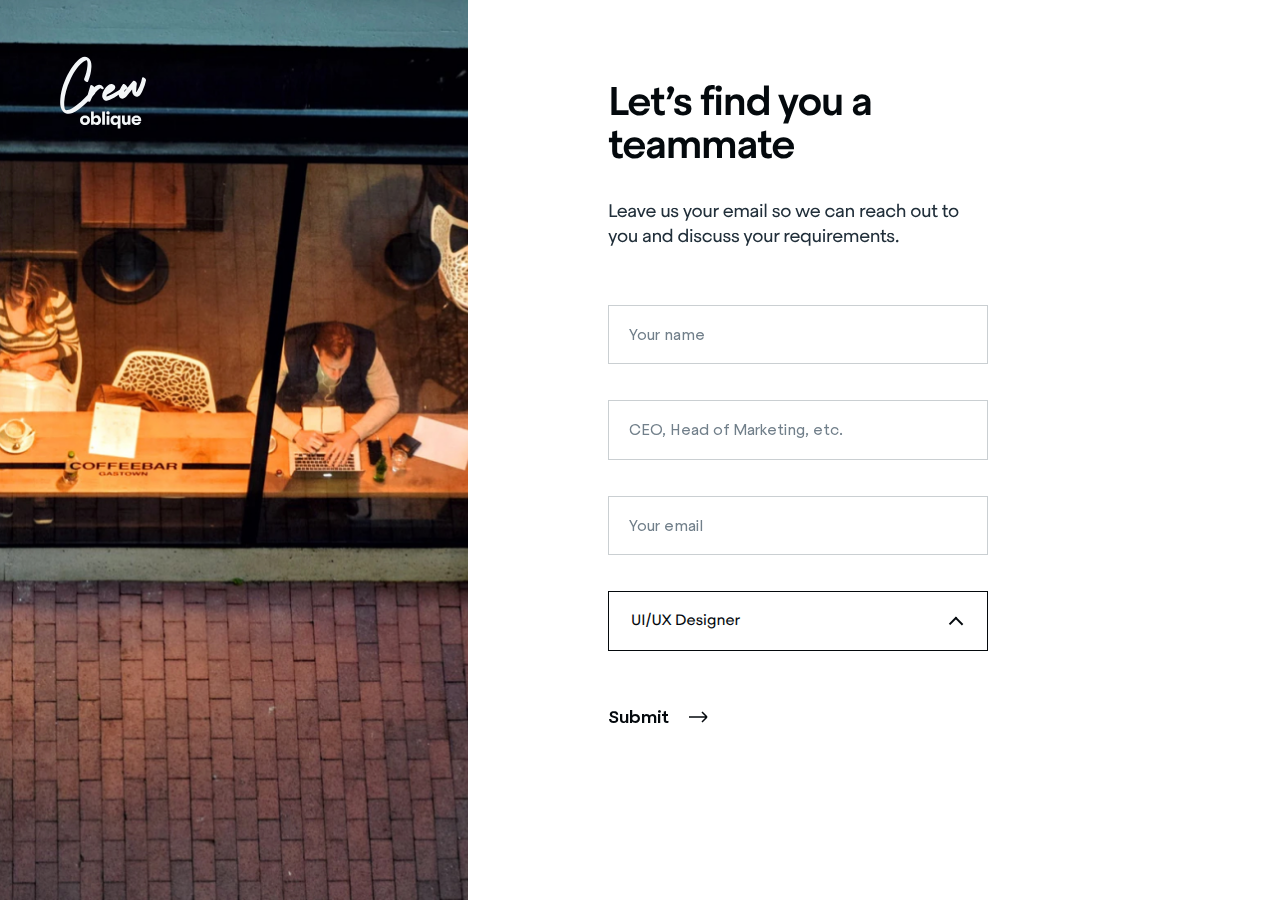
<file: lets-talk.html>
<!doctype html>
<html class="no-js" lang="">

<head>
  <meta charset="utf-8">
  <title>Oblique Crew - Hire Top Notch Designers & Developers</title>
  <meta name="description" content="">
  <meta name="viewport" content="width=device-width, initial-scale=1">

  <meta property="og:title" content="">
  <meta property="og:type" content="">
  <meta property="og:url" content="">
  <meta property="og:image" content="">

  <link rel="manifest" href="site.webmanifest">
  <link rel="apple-touch-icon" href="icon.png">
  <!-- Place favicon.ico in the root directory -->

  <link rel="stylesheet" href="css/normalize.css">
  <link rel="stylesheet" href="css/main.css">

  <meta name="theme-color" content="#fafafa">
</head>

<body>
  <div class="section-lets-talk">
    <div class="letstalk__logo">
        <a href="./index.html">
          <svg width="97" height="79" viewBox="0 0 97 79" fill="#ffffff" xmlns="http://www.w3.org/2000/svg">
            <path d="M24.0432 64.1721C24.0432 65.5581 24.5112 66.7101 25.4472 67.6281C26.4012 68.5461 27.5892 69.0141 29.0292 69.0141C30.4872 69.0141 31.6752 68.5641 32.5932 67.6461C33.5292 66.7281 33.9972 65.5761 33.9972 64.1901C33.9972 62.8401 33.5292 61.6881 32.5932 60.7701C31.6752 59.8521 30.4872 59.4021 29.0292 59.4021C27.5712 59.4021 26.3652 59.8521 25.4472 60.7701C24.5112 61.6881 24.0432 62.8401 24.0432 64.2261V64.1721ZM31.2792 64.2441C31.2792 64.9101 31.0632 65.4501 30.6312 65.8821C30.1992 66.3141 29.6592 66.5301 28.9932 66.5301C28.3272 66.5301 27.7872 66.3141 27.3732 65.8821C26.9592 65.4321 26.7432 64.8921 26.7432 64.2441C26.7432 63.5961 26.9592 63.0561 27.3732 62.6061C27.7872 62.1741 28.3272 61.9581 28.9932 61.9581C29.6592 61.9581 30.1992 62.1741 30.6312 62.6061C31.0632 63.0381 31.2792 63.5961 31.2792 64.2621V64.2441ZM37.6717 68.7621V67.5201C38.0317 68.0061 38.4637 68.3661 38.9857 68.6181C39.5077 68.8701 40.0837 68.9961 40.7137 68.9961C41.9917 68.9961 43.0357 68.5461 43.8457 67.6461C44.6557 66.7281 45.0697 65.5761 45.0697 64.1721C45.0697 62.7501 44.6737 61.5981 43.8637 60.7161C43.0537 59.8161 42.0097 59.3661 40.7317 59.3661C40.1557 59.3661 39.6157 59.4921 39.0937 59.7261C38.6077 59.9601 38.1577 60.3021 37.7797 60.7521V55.4241H35.0437V68.7621H37.6717ZM42.1897 64.1901C42.1897 64.8561 41.9737 65.4141 41.5597 65.8641C41.1457 66.2961 40.6057 66.5121 39.9397 66.5121C39.2737 66.5121 38.7337 66.2961 38.3197 65.8641C37.9057 65.4141 37.6897 64.8561 37.6897 64.1901C37.6897 63.4881 37.8877 62.9301 38.3017 62.5161C38.7157 62.0841 39.2557 61.8681 39.9217 61.8681C40.5877 61.8681 41.1277 62.0841 41.5417 62.5161C41.9557 62.9661 42.1717 63.5241 42.1717 64.1901H42.1897ZM46.1898 55.4241V68.7621H48.9258V55.4241H46.1898ZM50.2782 56.9541C50.2782 57.4221 50.4402 57.8181 50.7462 58.1241C51.0522 58.4301 51.4662 58.5921 51.9702 58.5921C52.4922 58.5921 52.9062 58.4481 53.2122 58.1421C53.5362 57.8361 53.6982 57.4581 53.6982 56.9901C53.6982 56.5041 53.5362 56.1081 53.2302 55.8021C52.9242 55.4961 52.5102 55.3521 51.9882 55.3521C51.4842 55.3521 51.0702 55.5141 50.7642 55.8201C50.4582 56.1261 50.2962 56.5221 50.2962 57.0081L50.2782 56.9541ZM53.3742 68.8161V59.6541H50.6382V68.8161H53.3742ZM58.7946 68.9961C59.3886 68.9961 59.9466 68.8881 60.4326 68.6541C60.9366 68.4201 61.3686 68.0781 61.7286 67.6281V72.5961H64.4646V59.6181H61.8906V60.8961C61.5126 60.4101 61.0626 60.0321 60.5406 59.7801C60.0186 59.5281 59.4426 59.4021 58.8126 59.4021C57.5346 59.4021 56.4906 59.8521 55.6806 60.7701C54.8706 61.6881 54.4566 62.8581 54.4566 64.2801C54.4566 65.6841 54.8526 66.8361 55.6626 67.7181C56.4726 68.6181 57.5166 69.0681 58.7946 69.0681V68.9961ZM57.3186 64.2621C57.3186 63.5961 57.5346 63.0381 57.9486 62.5881C58.3626 62.1561 58.9026 61.9401 59.5686 61.9401C60.2346 61.9401 60.7746 62.1561 61.1886 62.5881C61.6026 63.0021 61.8006 63.5601 61.8006 64.2621C61.8006 64.9281 61.5846 65.4861 61.1706 65.9361C60.7566 66.3861 60.2166 66.6021 59.5506 66.6021C58.8846 66.6021 58.3446 66.3861 57.9306 65.9361C57.5166 65.4861 57.3006 64.9281 57.3006 64.2621H57.3186ZM70.2111 66.5301C69.7611 66.5301 69.4011 66.3861 69.1491 66.0981C68.8971 65.8101 68.7711 65.3961 68.7711 64.8561V59.6181H66.0351V65.6301C66.0351 66.6381 66.3231 67.4481 66.8991 68.0781C67.4751 68.7081 68.2491 69.0141 69.2211 69.0141C69.7791 69.0141 70.2651 68.9061 70.7151 68.6721C71.1651 68.4381 71.5431 68.0961 71.8491 67.6821V68.7801H74.4411V59.6181H71.7051V64.8201C71.7051 65.3421 71.5611 65.7561 71.2911 66.0621C71.0211 66.3681 70.6431 66.5301 70.1571 66.5301H70.2111ZM80.4297 66.8001C79.8177 66.8001 79.3137 66.6381 78.9357 66.2961C78.5217 65.9541 78.2697 65.4861 78.1437 64.8921H85.2177V64.0641C85.2177 62.7141 84.7677 61.5801 83.8857 60.6981C83.0037 59.8161 81.8517 59.3841 80.4297 59.3841C79.0437 59.3841 77.8737 59.8521 76.9377 60.7881C76.0017 61.7241 75.5337 62.8761 75.5337 64.2261C75.5337 65.6121 75.9837 66.7641 76.9017 67.6821C77.8197 68.6001 78.9897 69.0501 80.4117 69.0501C81.5817 69.0501 82.5717 68.7621 83.3817 68.2041C84.1917 67.6461 84.7497 66.8541 85.0377 65.8461H82.3917C82.1937 66.1881 81.9417 66.4401 81.5997 66.6021C81.2577 66.7641 80.8617 66.8541 80.4117 66.8541L80.4297 66.8001ZM80.4117 61.6341C80.9517 61.6341 81.4017 61.7601 81.7797 62.0301C82.1577 62.3001 82.4097 62.6601 82.5537 63.1281H78.2517C78.4137 62.6781 78.6837 62.3001 79.0617 62.0301C79.4397 61.7601 79.8897 61.6341 80.4117 61.6341Z" fill="#F3F6F8"/>
            <path d="M35.4671 34.43C31.1142 39.9675 26.0856 44.9702 20.4447 49.1799C17.8216 51.1213 14.8174 53.5571 11.489 54.081C9.49325 54.4121 8.84924 53.7482 8.52157 51.7943C8.19049 49.7986 8.15245 47.779 8.24339 45.7911C8.61645 38.4707 10.9638 31.0737 14.0039 24.421C16.8969 18.0331 20.8827 11.0927 26.4161 6.59677C27.2474 5.93912 28.1241 5.31992 29.0947 4.81949C29.4193 4.66663 29.9397 4.32929 30.3164 4.29861C31.0212 4.15693 30.9409 4.20561 31.1663 4.90362C31.7247 6.58585 31.5116 8.62588 31.4002 10.3627C30.9978 14.7357 29.8667 18.9575 28.1292 22.9758C27.495 24.5023 31.2602 27.2718 32.0764 25.3934C33.9824 20.8557 35.1144 16.1282 35.3888 11.2177C35.6047 7.66046 35.1723 3.90316 32.0025 1.71724C28.209 -0.881435 24.2795 2.09333 21.5017 4.72147C18.1752 7.85781 15.5902 11.8187 13.2948 15.7139C8.56719 23.8946 5.07894 33.3228 4.33555 42.8225C4.03148 46.8505 3.86132 52.0053 6.81999 55.2197C9.3644 58.0044 13.0122 58.2973 16.4049 57.0097C20.6562 55.3993 24.5935 52.0025 28.0207 49.0687C32.0767 45.5779 35.7638 41.6959 39.0468 37.5096C40.1936 36.0677 36.5754 33.0334 35.4671 34.43ZM47.4431 31.3899C44.6324 27.4049 41.1774 28.4447 38.1167 31.2223C37.4849 29.6725 34.7463 28.1257 34.3282 29.7189C33.1236 34.073 31.7448 38.357 30.4984 42.7146C30.0385 44.3112 33.7165 47.0457 34.4004 45.0937C35.3996 42.3576 36.8797 39.8351 38.7152 37.5366C39.5159 36.5022 40.4037 35.5028 41.3855 34.6222C41.8956 34.1593 43.8625 32.44 44.7835 32.365C45.3788 32.9486 46.1348 33.4348 46.9233 33.2863C47.8793 33.1242 47.9684 32.1477 47.4431 31.3899ZM68.4933 30.097C64.5312 33.7065 54.6073 39.6557 50.3817 40.5476C50.5049 39.9897 50.628 39.4319 50.7964 38.9125C50.8383 38.9091 50.8383 38.9091 50.8349 38.8673C53.2895 37.4453 62.534 32.9843 58.1291 29.0869C55.0823 26.3432 51.5296 29.2873 49.5855 31.8054C47.4493 34.5498 44.5128 39.8878 47.3912 43.1509C49.2463 45.2332 51.6641 44.9099 53.9367 43.8399C60.1993 41.0544 65.7959 36.3004 71.1472 32.1564C72.457 31.1648 69.9048 28.8022 68.4933 30.097ZM86.0815 21.9646C85.553 24.7889 84.7246 27.5532 83.5477 30.1774C83.2606 30.7907 81.4811 34.8124 80.0063 36.3653C80.0432 35.2666 80.234 33.9869 80.2836 33.5615C80.3395 31.6607 80.5629 29.7462 80.8281 27.8284C81.0154 26.5068 78.2934 23.6102 77.0663 25.1007C74.801 27.8135 72.5776 30.5229 70.3089 33.1939C69.4663 34.2317 68.5605 35.5275 67.5539 36.6208C67.6659 36.4431 67.7326 36.227 67.8095 36.1365C68.5138 34.4357 69.441 32.8853 70.4972 31.3666C71.5987 29.8863 67.942 26.8972 66.9208 28.3288C65.0673 30.9238 63.3385 34.0144 62.7535 37.1803C62.3063 39.4501 63.5213 42.4694 66.2346 42.6699C69.0315 42.8635 71.3192 39.3903 72.812 37.5411C73.9271 36.2282 75.0422 34.9154 76.1121 33.5641C76.1452 34.4885 76.1749 35.3709 76.2884 36.2466C76.5698 38.6678 78.8811 41.1765 81.4911 40.6268C84.2233 40.0251 85.7583 36.1075 86.8437 33.9122C88.3214 30.8421 89.3703 27.6806 90.0253 24.3404C90.3529 22.6703 86.4757 20.0784 86.0815 21.9646Z" fill="#F3F6F8"/>
          </svg>
        </a>
      </div>
    <div class="left-span"></div>
    <div class="right-span js-right-span">
      <div class="right-span__logo">
        <a href="./index.html">
          <svg width="86" height="72" viewBox="0 0 86 72" fill="none" xmlns="http://www.w3.org/2000/svg">
            <path d="M19.8996 63.4575C19.8996 64.8435 20.3676 65.9955 21.3036 66.9135C22.2576 67.8315 23.4456 68.2995 24.8856 68.2995C26.3436 68.2995 27.5316 67.8495 28.4496 66.9315C29.3856 66.0135 29.8536 64.8615 29.8536 63.4755C29.8536 62.1255 29.3856 60.9735 28.4496 60.0555C27.5316 59.1375 26.3436 58.6875 24.8856 58.6875C23.4276 58.6875 22.2216 59.1375 21.3036 60.0555C20.3676 60.9735 19.8996 62.1255 19.8996 63.5115V63.4575ZM27.1356 63.5295C27.1356 64.1955 26.9196 64.7355 26.4876 65.1675C26.0556 65.5995 25.5156 65.8155 24.8496 65.8155C24.1836 65.8155 23.6436 65.5995 23.2296 65.1675C22.8156 64.7175 22.5996 64.1775 22.5996 63.5295C22.5996 62.8815 22.8156 62.3415 23.2296 61.8915C23.6436 61.4595 24.1836 61.2435 24.8496 61.2435C25.5156 61.2435 26.0556 61.4595 26.4876 61.8915C26.9196 62.3235 27.1356 62.8815 27.1356 63.5475V63.5295Z" fill="#04090D"/>
            <path d="M33.5282 68.0475V66.8055C33.8882 67.2915 34.3202 67.6515 34.8422 67.9035C35.3642 68.1555 35.9402 68.2815 36.5702 68.2815C37.8482 68.2815 38.8922 67.8315 39.7022 66.9315C40.5122 66.0135 40.9262 64.8615 40.9262 63.4575C40.9262 62.0355 40.5302 60.8835 39.7202 60.0015C38.9102 59.1015 37.8662 58.6515 36.5882 58.6515C36.0122 58.6515 35.4722 58.7775 34.9502 59.0115C34.4642 59.2455 34.0142 59.5875 33.6362 60.0375V54.7095H30.9002V68.0475H33.5282ZM38.0462 63.4755C38.0462 64.1415 37.8302 64.6995 37.4162 65.1495C37.0022 65.5815 36.4622 65.7975 35.7962 65.7975C35.1302 65.7975 34.5902 65.5815 34.1762 65.1495C33.7622 64.6995 33.5462 64.1415 33.5462 63.4755C33.5462 62.7735 33.7442 62.2155 34.1582 61.8015C34.5722 61.3695 35.1122 61.1535 35.7782 61.1535C36.4442 61.1535 36.9842 61.3695 37.3982 61.8015C37.8122 62.2515 38.0282 62.8095 38.0282 63.4755H38.0462Z" fill="#04090D"/>
            <path d="M42.0462 54.7095V68.0475H44.7822V54.7095H42.0462Z" fill="#04090D"/>
            <path d="M46.1346 56.2395C46.1346 56.7075 46.2966 57.1035 46.6026 57.4095C46.9086 57.7155 47.3226 57.8775 47.8266 57.8775C48.3486 57.8775 48.7626 57.7335 49.0686 57.4275C49.3926 57.1215 49.5546 56.7435 49.5546 56.2755C49.5546 55.7895 49.3926 55.3935 49.0866 55.0875C48.7806 54.7815 48.3666 54.6375 47.8446 54.6375C47.3406 54.6375 46.9266 54.7995 46.6206 55.1055C46.3146 55.4115 46.1526 55.8075 46.1526 56.2935L46.1346 56.2395ZM49.2306 68.1015V58.9395H46.4946V68.1015H49.2306Z" fill="#04090D"/>
            <path d="M54.651 68.2815C55.245 68.2815 55.803 68.1735 56.289 67.9395C56.793 67.7055 57.225 67.3635 57.585 66.9135V71.8815H60.321V58.9035H57.747V60.1815C57.369 59.6955 56.919 59.3175 56.397 59.0655C55.875 58.8135 55.299 58.6875 54.669 58.6875C53.391 58.6875 52.347 59.1375 51.537 60.0555C50.727 60.9735 50.313 62.1435 50.313 63.5655C50.313 64.9695 50.709 66.1215 51.519 67.0035C52.329 67.9035 53.373 68.3535 54.651 68.3535V68.2815ZM53.175 63.5475C53.175 62.8815 53.391 62.3235 53.805 61.8735C54.219 61.4415 54.759 61.2255 55.425 61.2255C56.091 61.2255 56.631 61.4415 57.045 61.8735C57.459 62.2875 57.657 62.8455 57.657 63.5475C57.657 64.2135 57.441 64.7715 57.027 65.2215C56.613 65.6715 56.073 65.8875 55.407 65.8875C54.741 65.8875 54.201 65.6715 53.787 65.2215C53.373 64.7715 53.157 64.2135 53.157 63.5475H53.175Z" fill="#04090D"/>
            <path d="M66.0675 65.8155C65.6175 65.8155 65.2575 65.6715 65.0055 65.3835C64.7535 65.0955 64.6275 64.6815 64.6275 64.1415V58.9035H61.8915V64.9155C61.8915 65.9235 62.1795 66.7335 62.7555 67.3635C63.3315 67.9935 64.1055 68.2995 65.0775 68.2995C65.6355 68.2995 66.1215 68.1915 66.5715 67.9575C67.0215 67.7235 67.3995 67.3815 67.7055 66.9675V68.0655H70.2975V58.9035H67.5615V64.1055C67.5615 64.6275 67.4175 65.0415 67.1475 65.3475C66.8775 65.6535 66.4995 65.8155 66.0135 65.8155H66.0675Z" fill="#04090D"/>
            <path d="M76.2862 66.0855C75.6742 66.0855 75.1702 65.9235 74.7922 65.5815C74.3782 65.2395 74.1262 64.7715 74.0002 64.1775H81.0742V63.3495C81.0742 61.9995 80.6242 60.8655 79.7422 59.9835C78.8602 59.1015 77.7082 58.6695 76.2862 58.6695C74.9002 58.6695 73.7302 59.1375 72.7942 60.0735C71.8582 61.0095 71.3902 62.1615 71.3902 63.5115C71.3902 64.8975 71.8402 66.0495 72.7582 66.9675C73.6762 67.8855 74.8462 68.3355 76.2682 68.3355C77.4382 68.3355 78.4282 68.0475 79.2382 67.4895C80.0482 66.9315 80.6062 66.1395 80.8942 65.1315H78.2482C78.0502 65.4735 77.7982 65.7255 77.4562 65.8875C77.1142 66.0495 76.7182 66.1395 76.2682 66.1395L76.2862 66.0855ZM76.2682 60.9195C76.8082 60.9195 77.2582 61.0455 77.6362 61.3155C78.0142 61.5855 78.2662 61.9455 78.4102 62.4135H74.1082C74.2702 61.9635 74.5402 61.5855 74.9182 61.3155C75.2962 61.0455 75.7462 60.9195 76.2682 60.9195Z" fill="#04090D"/>
            <path d="M31.3235 33.7153C26.9706 39.2529 21.942 44.2556 16.3011 48.4653C13.678 50.4066 10.6738 52.8425 7.34537 53.3664C5.34966 53.6975 4.70565 53.0336 4.37798 51.0797C4.0469 49.084 4.00886 47.0644 4.0998 45.0765C4.47286 37.7561 6.82022 30.3591 9.86027 23.7064C12.7533 17.3185 16.7392 10.3781 22.2725 5.88215C23.1039 5.2245 23.9805 4.6053 24.9511 4.10487C25.2757 3.95202 25.7961 3.61467 26.1728 3.58399C26.8777 3.44231 26.7973 3.49099 27.0227 4.189C27.5811 5.87123 27.368 7.91126 27.2566 9.64803C26.8542 14.0211 25.7232 18.2429 23.9856 22.2611C23.3514 23.7877 27.1166 26.5572 27.9328 24.6787C29.8388 20.1411 30.9708 15.4136 31.2452 10.5031C31.4611 6.94585 31.0287 3.18855 27.8589 1.00262C24.0654 -1.59605 20.1359 1.37871 17.3581 4.00685C14.0317 7.14319 11.4466 11.1041 9.1512 14.9992C4.4236 23.18 0.935351 32.6082 0.191955 42.1079C-0.112112 46.1358 -0.282274 51.2907 2.67639 54.5051C5.22081 57.2898 8.86862 57.5827 12.2613 56.2951C16.5126 54.6847 20.4499 51.2879 23.8771 48.354C27.9331 44.8633 31.6202 40.9812 34.9033 36.7949C36.05 35.3531 32.4318 32.3188 31.3235 33.7153Z" fill="#04090D"/>
            <path d="M43.2995 30.6753C40.4888 26.6902 37.0338 27.7301 33.9731 30.5077C33.3413 28.9579 30.6027 27.411 30.1846 29.0042C28.9801 33.3584 27.6012 37.6424 26.3548 42C25.8949 43.5966 29.573 46.3311 30.2568 44.3791C31.256 41.643 32.7361 39.1205 34.5716 36.822C35.3723 35.7876 36.2601 34.7882 37.2419 33.9076C37.752 33.4447 39.7189 31.7253 40.6399 31.6504C41.2352 32.234 41.9912 32.7202 42.7797 32.5717C43.7357 32.4096 43.8248 31.4331 43.2995 30.6753Z" fill="#04090D"/>
            <path d="M64.3497 29.3824C60.3876 32.9919 50.4637 38.941 46.2382 39.833C46.3613 39.2751 46.4844 38.7173 46.6528 38.1979C46.6947 38.1945 46.6947 38.1945 46.6913 38.1526C49.146 36.7307 58.3904 32.2696 53.9855 28.3723C50.9387 25.6286 47.386 28.5726 45.442 31.0907C43.3057 33.8352 40.3692 39.1731 43.2476 42.4363C45.1027 44.5186 47.5205 44.1953 49.7931 43.1253C56.0557 40.3398 61.6523 35.5858 67.0036 31.4418C68.3134 30.4502 65.7612 28.0876 64.3497 29.3824Z" fill="#04090D"/>
            <path d="M81.9379 21.25C81.4094 24.0742 80.581 26.8386 79.4041 29.4628C79.117 30.0761 77.3375 34.0978 75.8627 35.6506C75.8996 34.552 76.0904 33.2723 76.14 32.8469C76.1959 30.9461 76.4193 29.0316 76.6845 27.1138C76.8718 25.7922 74.1498 22.8956 72.9227 24.3861C70.6574 27.0989 68.434 29.8083 66.1653 32.4793C65.3227 33.5171 64.4169 34.8129 63.4104 35.9062C63.5223 35.7285 63.589 35.5124 63.6659 35.4219C64.3702 33.7211 65.2974 32.1707 66.3536 30.652C67.4551 29.1717 63.7984 26.1826 62.7772 27.6142C60.9237 30.2092 59.1949 33.2997 58.6099 36.4657C58.1627 38.7355 59.3778 41.7548 62.091 41.9552C64.8879 42.1489 67.1756 38.6757 68.6684 36.8265C69.7835 35.5136 70.8986 34.2008 71.9685 32.8495C72.0016 33.7738 72.0313 34.6563 72.1448 35.532C72.4262 37.9532 74.7375 40.4618 77.3475 39.9122C80.0797 39.3104 81.6148 35.3929 82.7001 33.1976C84.1778 30.1275 85.2267 26.9659 85.8817 23.6257C86.2093 21.9557 82.3321 19.3638 81.9379 21.25Z" fill="#04090D"/>
          </svg>
        </a>
      </div>
      <div class="field-box js-field-box">
        <h1 class="right-span__heading"><div>Let’s find you a</div><div>teammate</div></h1>
        <span class="right-span__subline">Leave us your email so we can reach out to you and discuss your requirements.</span>
        <form class="input-form">
          <div class="input-form__row js-field-name">
            <input class="input-form__row__field" type="text" id="name" placeholder="Your name">
            <p class="input-form__row__error-msg"></p>
          </div>
          <div class="input-form__row js-field-title">
            <input class="input-form__row__field" type="text" id="job-title" placeholder="CEO, Head of Marketing, etc.">
            <p class="input-form__row__error-msg"></p>
          </div>
          <div class="input-form__row js-field-email">
            <input class="input-form__row__field" type="email" id="email" placeholder="Your email">
            <p class="input-form__row__error-msg"></p>
          </div>
          <div class="input-form__row js-field-talent">
            <div class="custom-select-wrapper">
              <div class="custom-select">
                <div class="custom-select__trigger"><span>UI/UX Designer</span>
                  <div class="arrow"></div>
                </div>
                <div class="custom-options">
                  <span class="custom-option selected" data-value="UI/UX Designer">UI/UX Designer</span>
                  <span class="custom-option" data-value="Front-end Developer">Front-end Developer</span>
                  <span class="custom-option" data-value="Back-end Developer">Back-end Developer</span>
                  <span class="custom-option" data-value="Full Stack Developer">Full Stack Developer</span>
                </div>
              </div>
            </div>
            <p class="input-form__row__error-msg"></p>
          </div>
          <div class="input-form__row input-form__row--last">
            <input class="input-form__row__field input-form__row__field--submit js-field--submit" type="submit" id="submit" value="Submit">
          </div>
        </form>
      </div>
      <div class="confirmation-box js-confirmation-box">
        <h1 class="right-span__heading">Great! You can schedule a call with one of our account managers</h1>
        <!-- Calendly inline widget begin -->
        <div class="calendly-inline-widget right-span--calendly" data-url="https://calendly.com/kenan-4/introduction?hide_event_type_details=1"></div>
        <script type="text/javascript" src="https://assets.calendly.com/assets/external/widget.js"></script>
        <!-- Calendly inline widget end -->
      </div>
    </div>
  </div>

</body>
<script src="js/vendor/modernizr-3.11.2.min.js"></script>
<script src="js/plugins.js"></script>
<script src="js/anime.min.js"></script>
<script>
  let submitForm = document.querySelector('.input-form');
  const fieldName = document.querySelector('.js-field-name');
  const fieldTitle = document.querySelector('.js-field-title');
  const fieldEmail = document.querySelector('.js-field-email');
  const fieldTalent = document.querySelector('.js-field-talent');

  const fieldNameInput = fieldName.querySelector('input');
  const fieldNameError = fieldName.querySelector('p');

  const fieldEmailInput = fieldEmail.querySelector('input');
  const fieldEmailError = fieldEmail.querySelector('p');

  const fieldTitleInput = fieldTitle.querySelector('input');
  const fieldTitleError = fieldTitle.querySelector('p');

  fieldNameInput.addEventListener('focus', () => {
    fieldNameError.innerHTML = "";
    errorFlag = false;
  });

  fieldTitleInput.addEventListener('focus', () => {
    fieldTitleError.innerHTML = "";
    errorFlag = false;
  });

  fieldEmailInput.addEventListener('focus', () => {
    fieldEmailError.innerHTML = "";
    errorFlag = false;
  });

  fieldNameInput.addEventListener('blur', () => {
    checkIfEmptyName();
  });
  fieldEmailInput.addEventListener('blur', () => {
    if(checkIfEmptyEmail())
      checkIfValidEmail();
  });
  fieldTitleInput.addEventListener('blur', () => {
    checkIfEmptyTitle();
  });

  let errorFlag = false;

  function checkIfEmptyName() {
    if(fieldNameInput.value.length === 0) {
      fieldNameError.innerHTML = "Your name is required";
      errorFlag = true;
    }
  }
  function checkIfEmptyEmail() {
    if(fieldEmailInput.value.length === 0) {
      fieldEmailError.innerHTML = "Your email is required";
      errorFlag = true;
      return false;
    }
    return true;
  }
  function validateEmail(email) {
    const re = /^(([^<>()\[\]\\.,;:\s@"]+(\.[^<>()\[\]\\.,;:\s@"]+)*)|(".+"))@((\[[0-9]{1,3}\.[0-9]{1,3}\.[0-9]{1,3}\.[0-9]{1,3}\])|(([a-zA-Z\-0-9]+\.)+[a-zA-Z]{2,}))$/;
    return re.test(String(email).toLowerCase());
  }

  function checkIfValidEmail() {
    if(!validateEmail(fieldEmailInput.value)) {
      fieldEmailError.innerHTML = "Your email is not valid";
      errorFlag = true;
    }
  }
  function checkIfEmptyTitle() {
    if(fieldTitleInput.value.length === 0) {
      fieldTitleError.innerHTML = "Your title is required";
      errorFlag = true;
    }
  }

  submitForm.addEventListener('submit', (e) => {

    e.preventDefault();
    checkIfEmptyName();
    checkIfEmptyTitle();
    if(checkIfEmptyEmail())
      checkIfValidEmail();

    if(errorFlag)
      return false;

    // **
    // **
    // **
    // ako ti trebaju benjaja vrijednosti

    const userName = fieldNameInput.value;
    const userTitle = fieldTitleInput.value;
    const userEmail = fieldEmailInput.value;
    const userTalent = fieldTalent.querySelector('.custom-select-wrapper .custom-select .custom-options .selected').getAttribute('data-value');

    let preSubmitContent = document.querySelector('.js-field-box');
    let postSubmitContent = document.querySelector('.js-confirmation-box');

    let t1 = anime.timeline({
      duration: 500,
      easing: 'cubicBezier(0.76, 0, 0.24, 1))'
    });

    t1.add({
      targets: preSubmitContent,
      opacity: 0,
      begin: () => {
        postSubmitContent.style.zIndex = '-1';
      },
      complete: () => {
        document.querySelector('.js-right-span').scrollTo(0, 0);
      }
    }).add({
      targets: postSubmitContent,
      opacity: 1,
      begin: () => {
        postSubmitContent.style.zIndex = '1';
      }
    });
  });
  document.querySelector('.custom-select-wrapper').addEventListener('click', function() {
    this.querySelector('.custom-select').classList.toggle('open');
  });
  for (const option of document.querySelectorAll(".custom-option")) {
    option.addEventListener('click', function() {
      if(!this.classList.contains('selected')) {
        if(this.parentNode.querySelector('.custom-option.selected') != null)
          this.parentNode.querySelector('.custom-option.selected').classList.remove('selected');
        this.classList.add('selected');
        this.closest('.custom-select').querySelector('.custom-select__trigger span').textContent = this.textContent;
      }
    }.bind(option));
  }
  window.addEventListener('click', function(e) {
    const select = document.querySelector('.custom-select');
    if (!select.contains(e.target)) {
      select.classList.remove('open');
    }
  });

</script>
<!-- Google Analytics: change UA-XXXXX-Y to be your site's ID. -->
<script>
  window.ga = function () { ga.q.push(arguments) }; ga.q = []; ga.l = +new Date;
  ga('create', 'UA-XXXXX-Y', 'auto'); ga('set', 'anonymizeIp', true); ga('set', 'transport', 'beacon'); ga('send', 'pageview')
</script>
<script src="https://www.google-analytics.com/analytics.js" async></script>
</body>

</html>
</file>
<file: css/main.css>
@import url('https://fonts.googleapis.com/css2?family=Lora&display=swap');

@font-face {
  font-family: 'SteradianMedium';
  src: url('./font/SteradianMedium.woff2') format('woff2'),
  url('./font/SteradianMedium.woff') format('woff');
  font-style: normal;
  font-display: swap;
}

@font-face {
  font-family: 'SteradianRegular';
  src: url('./font/SteradianRegular.woff2') format('woff2'),
  url('./font/SteradianRegular.woff') format('woff');
  font-style: normal;
  font-display: swap;
}

@font-face {
  font-family: 'SteradianBold';
  src: url('./font/SteradianBold.woff2') format('woff2'),
  url('./font/SteradianBold.woff') format('woff');
  font-style: normal;
  font-display: swap;
}

*, *:after, *:before {
  box-sizing: border-box;
}


html {
  color: #222;
  font-size: 1em;
  line-height: 1.4;
  text-rendering: geometricPrecision;
  scroll-behavior: smooth;
}

h1, h2, h3, h4, h5, h6 {
  margin: 0;
}

a {
  text-decoration: none;
  color: inherit;
  outline: none;
}

::-moz-selection {
  background: #b3d4fc;
  text-shadow: none;
}

::selection {
  background: #b3d4fc;
  text-shadow: none;
}

/*
 * A better looking default horizontal rule
 */

hr {
  display: block;
  height: 1px;
  border: 0;
  border-top: 1px solid #ccc;
  margin: 1em 0;
  padding: 0;
}

/*
 * Remove the gap between audio, canvas, iframes,
 * images, videos and the bottom of their containers:
 * https://github.com/h5bp/html5-boilerplate/issues/440
 */

audio,
canvas,
iframe,
img,
svg,
video {
  vertical-align: middle;
}

/*
 * Remove default fieldset styles.
 */

fieldset {
  border: 0;
  margin: 0;
  padding: 0;
}

/*
 * Allow only vertical resizing of textareas.
 */

textarea {
  resize: vertical;
}

/* ==========================================================================
   Author's custom styles
   ========================================================================== */

/* ==========================================================================
   Helper classes
   ========================================================================== */

/*
 * Hide visually and from screen readers
 */

.hidden,
[hidden] {
  display: none !important;
}

/*
 * Hide only visually, but have it available for screen readers:
 * https://snook.ca/archives/html_and_css/hiding-content-for-accessibility
 *
 * 1. For long content, line feeds are not interpreted as spaces and small width
 *    causes content to wrap 1 word per line:
 *    https://medium.com/@jessebeach/beware-smushed-off-screen-accessible-text-5952a4c2cbfe
 */

.sr-only {
  border: 0;
  clip: rect(0, 0, 0, 0);
  height: 1px;
  margin: -1px;
  overflow: hidden;
  padding: 0;
  position: absolute;
  white-space: nowrap;
  width: 1px;
  /* 1 */
}

/*
 * Extends the .sr-only class to allow the element
 * to be focusable when navigated to via the keyboard:
 * https://www.drupal.org/node/897638
 */

.sr-only.focusable:active,
.sr-only.focusable:focus {
  clip: auto;
  height: auto;
  margin: 0;
  overflow: visible;
  position: static;
  white-space: inherit;
  width: auto;
}

/*
 * Hide visually and from screen readers, but maintain layout
 */

.invisible {
  visibility: hidden;
}

/*
 * Clearfix: contain floats
 *
 * For modern browsers
 * 1. The space content is one way to avoid an Opera bug when the
 *    `contenteditable` attribute is included anywhere else in the document.
 *    Otherwise it causes space to appear at the top and bottom of elements
 *    that receive the `clearfix` class.
 * 2. The use of `table` rather than `block` is only necessary if using
 *    `:before` to contain the top-margins of child elements.
 */

.clearfix::before,
.clearfix::after {
  content: " ";
  display: table;
}

.clearfix::after {
  clear: both;
}

/* Layout */
.container {
  width: 100%;
  padding: 0 156px;
}

.grid-layout {
  display: flex;
}

.grid-layout__col {
  width: 100%;
}

.grid-layout__col--2 {
  width: calc(100% / 2);
}

.grid-layout__col--3 {
  width: calc(100% / 3);
}

.header {
  position: absolute;
  top: 0;
  left: 0;
  width: 100%;
  padding: 4rem 96px 0 96px;
}

.header--sticky {
  position: fixed;
  top: 0;
  left: 0;
  padding: 0 96px;
  height: 84px;
  background: #04090D;
  border-bottom: 1px solid #20262A;
  display: flex;
  align-items: center;
  z-index: 100;
  transform: translateY(-84px);
  transition: 0.5s transform cubic-bezier(0.37, 0, 0.63, 1);
}

.header__nav {
  width: 100%;
  position: relative;
  display: flex;
  align-items: center;
}

.header__logo {
  position: absolute;
  left: 50%;
  transform: translateX(-50%);
}

.header__lets-talk {
  position: absolute;
  right: 0;
  padding-right: 2.25rem;
}

.link-icon--lets-talk {
  position: absolute;
  top: -6px;
  right: 0;
}

.header__link {
  font-family: 'SteradianMedium', sans-serif;
  font-size: 14px;
  font-weight: 500;
  color: #04090D;
}

.header__link--white {
  color: #ffffff;
}

.header__link--nav {
  margin-right: 2.5rem;
}

.link-icon {
  font-size: 1.5rem;
  margin-left: 8px;
}

.section-hero {
  background: #ffffff;
}

.section-hww,
.section-crew-wrk,
.section-why-us,
.section-people {
  background: #04090D;
  padding: 13rem 0 0;
}

.section-hero {
  box-sizing: content-box;
  padding-top: 64px;
  padding-bottom: 56px;
  height: 100vh;
  display: flex;
  align-items: center;
}

.heading-hero {
  font-family: 'SteradianMedium', sans-serif;
  font-size: 7.083333vw;
  font-weight: 500;
  line-height: 1.098;
  letter-spacing: -.35vw;
  color: #04090D;
  text-align: center;
  z-index: 10;
  position: relative;
}

.heading-hero__bottom {
  width: 73.1944444vw;
  margin: 0 auto;
  height: 8px;
  background: #132BFF;
  z-index: -1;
  transform-origin: left;
}

.hero-link {
  padding-top: 2rem;
  position: relative;
  z-index: 10;
}

.gif-ground {
  position: relative;
  z-index: 20;
}

.gif-block {
  position: relative;
  height: 0;
  width: 100%;
}

.gif-circle {
  position: absolute;
  width: 18.05vw;
  height: 18.05vw;
  border-radius: 18.05vw;
  z-index: 1;
  transform: scale(0);
  transform-origin: center center;
}

.gif-circle--designer {
  left: 0;
  top: -7rem;
}

.gif-circle--development {
  right: 0;
  top: -7rem;
}

.paragraph-hero {
  font-family: 'SteradianRegular', sans-serif;
  font-size: 1.125rem;
  font-weight: 500;
  line-height: 1.7778;
  letter-spacing: -.01rem;
  color: #04090D;
  text-align: center;
  max-width: 600px;
  margin: 56px auto 0;
}

.btn-hire {
  display: block;
  width: fit-content;
  font-family: 'SteradianRegular', sans-serif;
  font-size: 1rem;
  font-weight: 300;
  letter-spacing: -.02rem;
  padding: 1.75rem 4.5rem;
  color: #ffffff;
  background: #132BFF;
}

.btn-hire--hero,
.btn-hire--footer {
  margin: 0 auto;
}

.btn-hire--hero,
.btn-hire--footer {
  margin-top: 80px;
}

.paragraph-hero__bold {
  font-family: 'SteradianMedium', sans-serif;
}

.heading-main {
  font-family: 'SteradianMedium', sans-serif;
  font-size: 5rem;
  font-weight: 500;
  line-height: 1.15;
  letter-spacing: -.25rem;
  color: #ffffff;
  text-align: center;
  margin: 0 auto;
}

.heading-main--hww {
  position: relative;
  max-width: 680px;
}

.good-one {
  position: relative;
}

.good-one:after {
  content: '👌';
  font-size: 4rem;
  position: absolute;
  bottom: 0;
  right: 0;
  transform: translate(2.5rem, 0.8rem) rotate(8.74deg);
}

.grid-layout--work-steps {
  justify-content: space-between;
  margin-top: 15.81vh;
}

.work-steps__item {
  max-width: 250px;
}

.work-steps__item__numeration {
  font-family: 'Lora', serif;
  font-size: 13px;
  letter-spacing: -.13px;
  color: #ffffff;
  border-radius: 40px;
  border: 1px solid #2E353B;
  display: flex;
  width: 40px;
  height: 40px;
  align-items: center;
  justify-content: center;
}

.work-steps__item__heading {
  font-family: 'Lora', serif;
  font-size: 1.5rem;
  font-weight: 500;
  letter-spacing: -.015rem;
  line-height: 1.3333;
  color: #ffffff;
  margin-top: 2rem;
}

.work-steps__item__paragraph {
  font-family: 'SteradianRegular', sans-serif;
  font-size: 1.125rem;
  font-weight: 500;
  letter-spacing: -.03375rem;
  line-height: 1.77778;
  color: #969DA2;
  margin-top: 2.5rem;
}

.crew-wrk-headline {
  font-family: 'SteradianMedium', sans-serif;
  font-size: 1.3125rem;
  font-weight: 500;
  color: #ffffff;
  text-align: center;
}

.crew-wrk.grid-layout__col--2:nth-child(odd) {
  padding-right: 24px;
}

.crew-wrk.grid-layout__col--2:nth-child(even) {
  padding-left: 24px;
}

.crew-wrk {
  margin-top: 164px;
}

.crew-wrk:nth-of-type(-n + 2) {
  margin-top: 0;
}

.crew-wrk-headline__logo {
  position: relative;
  top: 1.75rem;
}

.crew-wrk-headline__logo:after {
  content: url("../img/crew-underline.svg");
}

.grid-layout--crew-work {
  flex-wrap: wrap;
  margin-top: 15.81vh;
}

.crew-work-img {
  border-radius: 17px;
  border: 7px solid #182128;
  filter: drop-shadow(0px 33px 53px rgba(88, 111, 129, 0.1));
}

.visual-container {
  margin: 0;
}

.visual-container img,
.visual-container video {
  max-width: 100%;
}

.crew-member-profile {
  display: flex;
  flex-direction: row;
  align-items: center;
  justify-content: center;
  margin-top: 3.5rem;
}

.crew-member-profile__img {
  width: 72px;
  height: 72px;
}

.crew-member-profile__details {
  margin-left: 2rem;
}

.crew-member-profile__details__name {
  font-family: 'SteradianMedium', sans-serif;
  font-size: 1.125rem;
  font-weight: 500;
  letter-spacing: .01125rem;
  color: #ffffff;
}

.crew-member-profile__details__title {
  font-family: 'SteradianMedium', sans-serif;
  font-size: 11px;
  font-weight: 500;
  letter-spacing: 1.43px;
  color: #56626B;
  text-transform: uppercase;
  margin-top: 4px;
}

.heading-main--why-us {
  max-width: 600px;
}

.grid-layout--benefits {
  flex-wrap: wrap;
  position: relative;
  justify-content: space-between;
  margin-top: 16rem;
  z-index: 1;
}

.visual-container--benefits {
  position: absolute;
  top: 4rem;
  left: 50%;
  transform: translate(-50%, -50%);
  width: 376px;
  z-index: -1;
}

.benefits-item {
  text-align: center;
  max-width: 300px;
  margin-top: 11rem;
}

.benefits-item:nth-of-type(-n + 3) {
  margin-top: 0;
}

.benefits-item__heading {
  font-family: 'SteradianMedium', sans-serif;
  font-size: 1.75rem;
  font-weight: 500;
  letter-spacing: -.06rem;
  color: #ffffff;
}

.benefits-item__heading--on-site {
  position: relative;
  z-index: 1;
}

.benefits-item__heading--on-site:before {
  content: '';
  position: absolute;
  left: 0;
  top: 0;
  background: url("../img/on-site-bicycle.png") no-repeat;
  background-size: 100%;
  width: 102px;
  height: 102px;
  z-index: -1;
  transform: translateY(-50%);
}

.benefits-item__paragraph {
  font-family: 'SteradianRegular', sans-serif;
  font-size: 1rem;
  font-weight: 500;
  line-height: 1.75;
  color: #8E949A;
}

.heading-main--ppl {
  max-width: 880px;
}

.testimonial {
  max-width: 420px;
  display: flex;
  flex-direction: column;
  align-items: center;
  margin: 124px auto;
}

.testimonial__name {
  font-family: 'Lora', serif;
  font-size: 1.375rem;
  font-weight: 500;
  color: #ffffff;
  margin-top: 2rem;
}

.testimonial__title {
  font-family: 'SteradianMedium', sans-serif;
  font-size: 11px;
  font-weight: 500;
  letter-spacing: 1.43px;
  color: #56626B;
  text-transform: uppercase;
  margin-top: 4px;
}

.testimonial__paragraph {
  font-family: 'SteradianRegular', sans-serif;
  font-size: 1rem;
  font-weight: 500;
  line-height: 1.75;
  color: #93A0A9;
  margin-top: 4rem;
  text-align: center;
}

.title-track {
  width: 100vw;
  height: 230px;
  background: url("../img/positions-crew.svg") no-repeat;
  background-size: 100%;
  position: absolute;
  left: 50%;
  transform: translateX(-50%);
}


.heading-footer {
  font-family: 'SteradianMedium', sans-serif;
  font-size: 3.5rem;
  font-weight: 500;
  line-height: 1.1428;
  letter-spacing: -.07rem;
  color: #ffffff;
  text-align: center;
  max-width: 720px;
  margin: 0 auto;
}

.grid-layout--footer {
  margin-top: 140px;
  padding: 240px 0;
  background: center no-repeat url("../img/footer-black-background.png");
  background-size: contain;
}

.footer {
  background: #04090D;
  padding-bottom: 5rem;
}

.footer__copyright {
  font-family: 'SteradianRegular', sans-serif;
  font-size: 12px;
  font-weight: 500;
  color: #F6F9FB;
  text-align: center;
}

.footer__madeby {
  font-family: 'SteradianRegular', sans-serif;
  font-size: 9px;
  font-weight: 500;
  letter-spacing: .09rem;
  color: #3F4549;
  text-align: center;
  text-transform: uppercase;
  margin-top: 0.5rem;
}

.footer__madeby a {
  transition: 0.2s color ease-out;
}

.footer__madeby a:hover {
  color: #ffffff;
}

.section-lets-talk {
  height: 100vh;
}

.letstalk__logo {
  position: absolute;
  top: 56px;
  left: 56px;
  z-index: 1;
}

.left-span {
  height: 100vh;
  width: 36.527vw;
  max-width: 600px;
  background: url("../img/lets-talk-bg.jpg") no-repeat;
  background-size: cover;
  padding: 56px;
  position: absolute;
  left: 0;
  top: 0;
}

.right-span {
  padding-left: 47.5%;
  padding-top: 80px;
  padding-bottom: 240px;
  height: 100vh;
  overflow: auto;
  position: relative;
}

.right-span__heading {
  font-family: 'SteradianMedium', sans-serif;
  font-size: 2.5rem;
  font-weight: 500;
  letter-spacing: -.09rem;
  line-height: 1.083333;
  color: #04090D;
  max-width: 460px;
}

.right-span__subline {
  display: block;
  font-family: 'SteradianRegular', sans-serif;
  font-size: 1.125rem;
  font-weight: 500;
  letter-spacing: -.025rem;
  line-height: 1.4;
  color: #212F3A;
  max-width: 370px;
  margin-top: 2rem;
}

.input-form {
  margin-top: 3.5rem;
}

.input-form__row {
  margin-top: 0.25rem;
  position: relative;
  padding-bottom: 2rem;
}

.input-form__row--last {
  margin-top: 1rem;
}

.input-form__row__field {
  display: block;
  font-family: 'SteradianRegular', sans-serif;
  font-size: 15px;
  font-weight: 500;
  color: #04090D;
  border: 1px solid #CACFD2;
  max-width: 380px;
  width: 100%;
  padding: 20px;
  transition: 0.2s border ease-out;
  outline: none;
}

.input-form__row__field:focus {
  border: 1px solid #04090D;
  color: #04090D;
}

.input-form__row__field::placeholder {
  color: #717F8A;
}

.input-form__row__field:nth-of-type(-n + 2) {
  margin-top: 0;
}

.input-form__row__field--submit {
  font-family: 'SteradianMedium', sans-serif;
  font-size: 1.125rem;
  font-weight: 500;
  letter-spacing: -.0225rem;
  color: #04090D;
  border: none;
  display: block;
  padding: 8px 40px 8px 0;
  width: fit-content;
  cursor: pointer;
  background: url("../img/arrow-icon.svg") no-repeat;
  background-position: right center;
  transition: 0.3s background-position cubic-bezier(0.33, 1, 0.68, 1);
}

.input-form__row__field--submit:hover {
  background-position: right 8px center;
}

.input-form__row__field--submit:focus {
  border: none;
}

/* Custom selection box */
.custom-select-wrapper {
  position: relative;
  user-select: none;
  max-width: 380px;
  width: 100%;
}

.custom-select {
  position: relative;
  display: flex;
  flex-direction: column;
  border-width: 0 1px 0 1px;
  border-style: solid;
  border-color: #04090D;
}

.custom-select__trigger {
  position: relative;
  display: flex;
  align-items: center;
  justify-content: space-between;
  padding: 0 22px;
  font-family: 'SteradianRegular', sans-serif;
  font-size: 15px;
  font-weight: 500;
  color: #04090D;
  height: 60px;
  line-height: 60px;
  background: #ffffff;
  cursor: pointer;
  border-width: 1px 0 1px 0;
  border-style: solid;
  border-color: #04090D;
}

.custom-options {
  position: absolute;
  display: block;
  top: 100%;
  max-width: 380px;
  width: 100%;
  left: 0;
  font-family: 'SteradianRegular', sans-serif;
  font-size: 15px;
  font-weight: 500;
  color: #04090D;
  border: 1px solid #04090D;
  border-top: 0;
  background: #fff;
  transition: all 0.3s;
  opacity: 0;
  visibility: hidden;
  pointer-events: none;
  z-index: 2;
  transform: translateX(-1px);
}

.custom-select.open .custom-options {
  opacity: 1;
  visibility: visible;
  pointer-events: all;
}

.custom-option {
  position: relative;
  display: block;
  max-width: 380px;
  width: calc(100% + 2px);
  padding: 0 23px 0 23px;
  font-family: 'SteradianRegular', sans-serif;
  font-size: 15px;
  font-weight: 500;
  color: #04090D;
  line-height: 60px;
  cursor: pointer;
  transition: all 0.3s;
}

.custom-option:hover {
  cursor: pointer;
  color: #ffffff;
  background-color: #132BFF;
}

.custom-option.selected {
  color: #ffffff;
  background-color: #132BFF;
}

.arrow {
  position: relative;
  height: 10px;
  width: 10px;
}
.arrow::before, .arrow::after {
  content: "";
  position: absolute;
  bottom: 0px;
  width: 0.15rem;
  height: 100%;
  transition: all 0.5s;
}
.arrow::before {
  left: -3px;
  transform: rotate(45deg);
  background-color: #04090D;
}
.arrow::after {
  left: 3px;
  transform: rotate(-45deg);
  background-color: #04090D;
}
.open .arrow::before {
  left: -3px;
  transform: rotate(-45deg);
}
.open .arrow::after {
  left: 3px;
  transform: rotate(45deg);
}
/* end */

.input-form__row__error-msg {
  position: absolute;
  bottom: 0;
  left: 0;
  font-family: 'SteradianRegular', sans-serif;
  font-size: 11px;
  font-weight: 500;
  color: #FF5E5E;
}

.right-span--calendly {
  margin-top: 4rem;
  min-width: 320px;
  max-width: 560px;
  height: 520px;
}

.confirmation-box {
  z-index: -1;
  opacity: 0;
  position: absolute;
  top: 80px;
}

.right-span__logo {
  display: none;
}

input:-webkit-autofill,
input:-webkit-autofill:hover,
input:-webkit-autofill:focus,
input:-webkit-autofill:active  {
  -webkit-box-shadow: 0 0 0 30px white inset !important;
}

@media screen and (max-width: 1160px) {
  .heading-hero {
    font-size: 5rem;
  }
  .heading-hero__bottom {
    height: 6px;
    width: 820px;
  }
  .container--hero {
    padding: 0;
  }
}

@media screen and (max-width: 1080px){
  .hero-link {
    cursor: auto;
  }
}

@media screen and (max-width: 980px) {
  html {
    font-size: 14px;
  }
  .container {
    padding: 0 88px;
  }
  .container--hero {
    padding: 0;
  }
  .visual-container--benefits {
    width: 280px;
  }
  .benefits-item,
  .work-steps__item {
    padding: 0 16px;
  }
  .right-span {
    padding-left: 45%;
  }
  .heading-hero__bottom {
    width: 720px;
  }
}

@media screen and (max-width: 900px){
  .heading-hero__bottom {
    display: none;
  }
  .heading-hero__underline {
    border-bottom: 6px solid #132BFF;
  }
  .container--hero {
    padding: 0 72px;
  }
}

@media screen and (max-width: 760px) {
  .container {
    padding: 0 72px;
  }
  .header__nav__menu {
    display: none;
  }
  .header__logo {
    left: 0;
    transform: translateX(0);
  }
  .header.header--sticky {
    padding: 0 72px;
  }
  .header {
    padding: 4rem 72px 0;
  }
  .crew-wrk.grid-layout__col--2 {
    width: 100%;
  }
  .crew-wrk.grid-layout__col--2:nth-child(2) {
    margin-top: 164px;
    padding-left: 0;
  }
  .crew-wrk.grid-layout__col--2:nth-child(1) {
    padding-right: 0;
  }
  .benefits-item {
    width: 50%;
  }
  .empty-item {
    display: none;
  }
  .benefits-item:nth-of-type(-n + 2) {
    margin-top: 0;
  }
  .grid-layout--benefits {
    justify-content: center;
    padding-bottom: 408px;
  }
  .visual-container--benefits {
    top: unset;
    bottom: 0;
    transform: translate(-50%, -2rem);
    width: 320px;
  }
  .letstalk__logo {
    display: none;
  }
  .left-span {
    display: none;
  }
  .right-span {
    max-width: 420px;
    margin: 0 auto;
    padding-left: 0;
  }
  .right-span {
    overflow: unset;
  }
  .right-span__logo {
    display: block;
    margin-bottom: 4rem;
  }
  .confirmation-box {
    top: 208px;
  }
}

@media screen and (max-width: 580px) {
  .container {
    padding: 0 32px;
  }
  .header.header--sticky {
    padding: 0 32px;
  }
  .header {
    padding: 4rem 32px 0;
  }
  .grid-layout--work-steps {
    flex-direction: column;
    align-items: center;
  }
  .work-steps__item.grid-layout__col--3 {
    width: 100%;
    padding: 0;
    margin-top: 4rem;
  }
  .work-steps__item.grid-layout__col--3:nth-child(1) {
    margin-top: 0;
  }
  .grid-layout--work-steps {
    flex-wrap: wrap;
    justify-content: center;
  }
  .visual-container--benefits {
    transform: translate(-50%, 0);
  }
  .heading-main {
    font-size: 3.42857143rem;
  }
  .good-one:after {
    font-size: 3rem;
    transform: translate(2rem, 0.8rem) rotate(8.74deg);
  }
  .title-track {
    background-size: 140%;
  }
}

@media print,
  (-webkit-min-device-pixel-ratio: 1.25),
  (min-resolution: 1.25dppx),
  (min-resolution: 120dpi) {
  /* Style adjustments for high resolution devices */
}

/* ==========================================================================
   Print styles.
   Inlined to avoid the additional HTTP request:
   https://www.phpied.com/delay-loading-your-print-css/
   ========================================================================== */

@media print {
  *,
  *::before,
  *::after {
    background: #fff !important;
    color: #000 !important;
    /* Black prints faster */
    box-shadow: none !important;
    text-shadow: none !important;
  }

  a,
  a:visited {
    text-decoration: underline;
  }

  a[href]::after {
    content: " (" attr(href) ")";
  }

  abbr[title]::after {
    content: " (" attr(title) ")";
  }

  /*
   * Don't show links that are fragment identifiers,
   * or use the `javascript:` pseudo protocol
   */
  a[href^="#"]::after,
  a[href^="javascript:"]::after {
    content: "";
  }

  pre {
    white-space: pre-wrap !important;
  }

  pre,
  blockquote {
    border: 1px solid #999;
    page-break-inside: avoid;
  }

  /*
   * Printing Tables:
   * https://web.archive.org/web/20180815150934/http://css-discuss.incutio.com/wiki/Printing_Tables
   */
  thead {
    display: table-header-group;
  }

  tr,
  img {
    page-break-inside: avoid;
  }

  p,
  h2,
  h3 {
    orphans: 3;
    widows: 3;
  }

  h2,
  h3 {
    page-break-after: avoid;
  }
}
</file>
